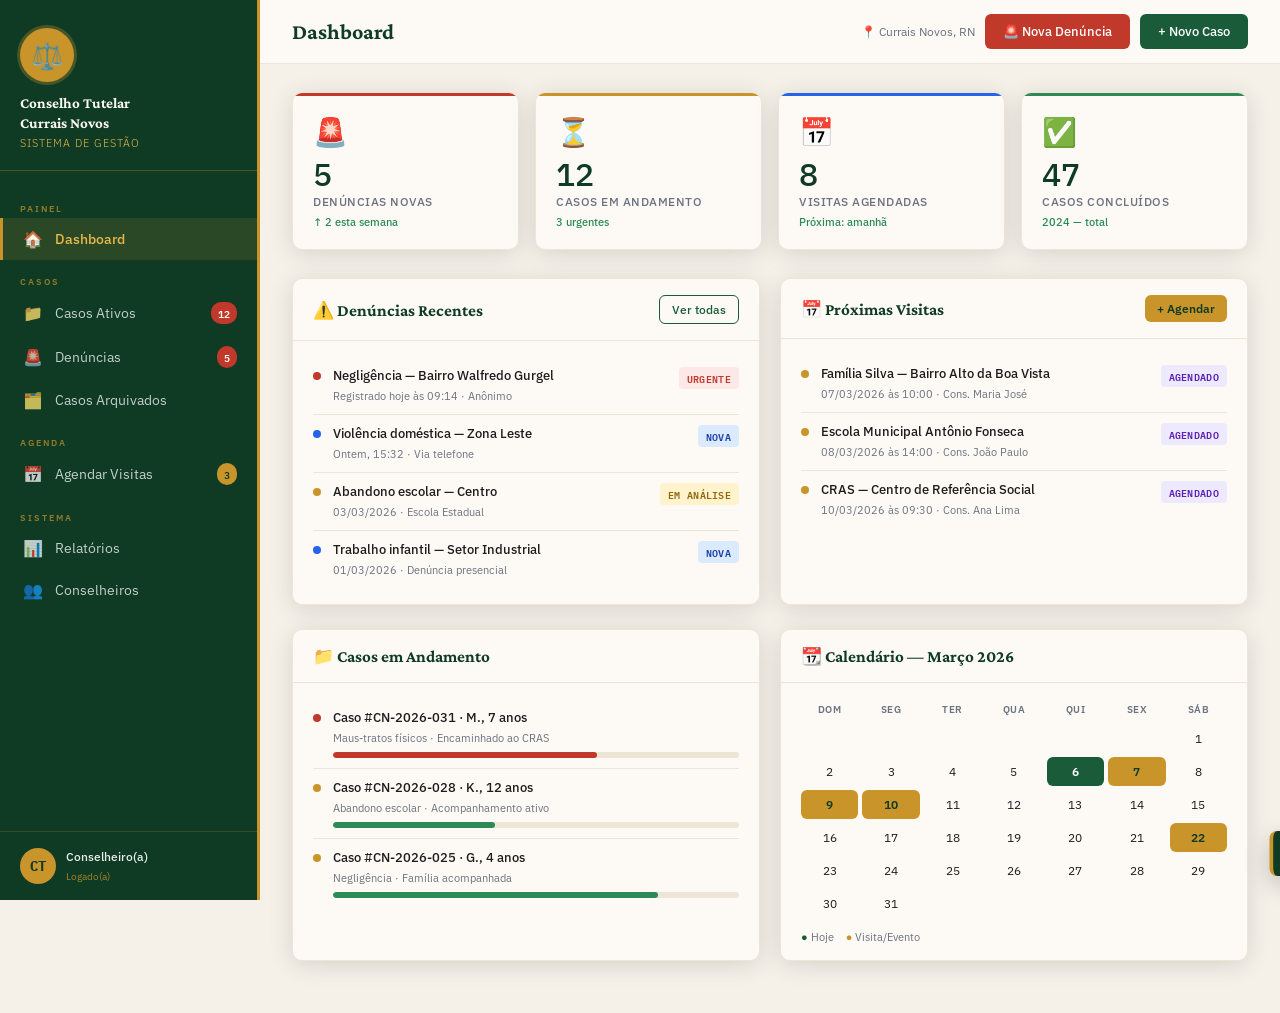
<file: conselho-tutelar-currais-novos.html>
<!DOCTYPE html>
<html lang="pt-BR">
<head>
<meta charset="UTF-8">
<meta name="viewport" content="width=device-width, initial-scale=1.0">
<title>Conselho Tutelar — Currais Novos / RN</title>
<link href="https://fonts.googleapis.com/css2?family=Crimson+Pro:wght@400;600;700&family=IBM+Plex+Sans:wght@300;400;500;600&family=IBM+Plex+Mono:wght@400;500&display=swap" rel="stylesheet">
<style>
  :root {
    --verde: #1a5c3a;
    --verde-escuro: #0f3b25;
    --verde-claro: #2d8a57;
    --dourado: #c9952a;
    --dourado-claro: #e8b84b;
    --creme: #f5f0e8;
    --creme-escuro: #ede5d5;
    --branco: #fdfaf5;
    --cinza: #6b7280;
    --cinza-claro: #e5e7eb;
    --texto: #1c1c1c;
    --vermelho: #c0392b;
    --azul: #2563eb;
    --sombra: 0 4px 24px rgba(0,0,0,0.12);
  }

  * { margin: 0; padding: 0; box-sizing: border-box; }

  body {
    font-family: 'IBM Plex Sans', sans-serif;
    background: var(--creme);
    color: var(--texto);
    min-height: 100vh;
    display: flex;
    flex-direction: column;
  }

  /* SIDEBAR */
  .sidebar {
    width: 260px;
    background: var(--verde-escuro);
    min-height: 100vh;
    position: fixed;
    left: 0; top: 0;
    display: flex;
    flex-direction: column;
    z-index: 100;
    border-right: 3px solid var(--dourado);
  }

  .sidebar-logo {
    padding: 28px 20px 20px;
    border-bottom: 1px solid rgba(201,149,42,0.3);
  }

  .brasao {
    width: 54px; height: 54px;
    background: var(--dourado);
    border-radius: 50%;
    display: flex; align-items: center; justify-content: center;
    font-size: 26px;
    margin-bottom: 12px;
    box-shadow: 0 0 0 3px rgba(201,149,42,0.3);
  }

  .sidebar-logo h1 {
    font-family: 'Crimson Pro', serif;
    color: var(--branco);
    font-size: 15px;
    font-weight: 700;
    line-height: 1.3;
  }

  .sidebar-logo p {
    color: var(--dourado-claro);
    font-size: 11px;
    font-weight: 300;
    letter-spacing: 1px;
    text-transform: uppercase;
    margin-top: 3px;
  }

  .sidebar-nav {
    padding: 16px 0;
    flex: 1;
  }

  .nav-section {
    padding: 8px 20px 4px;
    font-size: 9px;
    letter-spacing: 2px;
    text-transform: uppercase;
    color: rgba(201,149,42,0.7);
    font-weight: 600;
    margin-top: 8px;
  }

  .nav-item {
    display: flex;
    align-items: center;
    gap: 12px;
    padding: 11px 20px;
    color: rgba(255,255,255,0.75);
    cursor: pointer;
    transition: all 0.2s;
    font-size: 13.5px;
    font-weight: 400;
    border-left: 3px solid transparent;
  }

  .nav-item:hover {
    background: rgba(201,149,42,0.1);
    color: var(--dourado-claro);
    border-left-color: var(--dourado);
  }

  .nav-item.active {
    background: rgba(201,149,42,0.15);
    color: var(--dourado-claro);
    border-left-color: var(--dourado);
    font-weight: 500;
  }

  .nav-item .icon { font-size: 16px; width: 20px; text-align: center; }

  .badge {
    margin-left: auto;
    background: var(--vermelho);
    color: white;
    font-size: 10px;
    font-weight: 600;
    padding: 2px 7px;
    border-radius: 10px;
    font-family: 'IBM Plex Mono', monospace;
  }

  .badge.verde { background: var(--verde-claro); }
  .badge.dourado { background: var(--dourado); color: var(--verde-escuro); }

  .sidebar-footer {
    padding: 16px 20px;
    border-top: 1px solid rgba(201,149,42,0.2);
  }

  .user-card {
    display: flex; align-items: center; gap: 10px;
  }

  .avatar {
    width: 36px; height: 36px;
    background: var(--dourado);
    border-radius: 50%;
    display: flex; align-items: center; justify-content: center;
    font-size: 14px; font-weight: 700;
    color: var(--verde-escuro);
    font-family: 'IBM Plex Mono', monospace;
  }

  .user-info p { color: rgba(255,255,255,0.9); font-size: 12px; font-weight: 500; }
  .user-info span { color: rgba(201,149,42,0.8); font-size: 10px; }

  /* MAIN */
  .main {
    margin-left: 260px;
    flex: 1;
    display: flex;
    flex-direction: column;
  }

  .topbar {
    background: var(--branco);
    border-bottom: 1px solid var(--creme-escuro);
    padding: 14px 32px;
    display: flex;
    align-items: center;
    justify-content: space-between;
    position: sticky;
    top: 0;
    z-index: 50;
  }

  .topbar-title {
    font-family: 'Crimson Pro', serif;
    font-size: 22px;
    font-weight: 700;
    color: var(--verde-escuro);
  }

  .topbar-actions { display: flex; gap: 10px; align-items: center; }

  .btn {
    display: inline-flex;
    align-items: center;
    gap: 7px;
    padding: 9px 18px;
    border-radius: 6px;
    font-size: 13px;
    font-weight: 500;
    cursor: pointer;
    border: none;
    transition: all 0.2s;
    font-family: 'IBM Plex Sans', sans-serif;
    text-decoration: none;
  }

  .btn-primary {
    background: var(--verde);
    color: white;
  }
  .btn-primary:hover { background: var(--verde-claro); }

  .btn-danger {
    background: var(--vermelho);
    color: white;
  }
  .btn-danger:hover { background: #a93226; }

  .btn-outline {
    background: transparent;
    border: 1.5px solid var(--verde);
    color: var(--verde);
  }
  .btn-outline:hover { background: var(--verde); color: white; }

  .btn-dourado {
    background: var(--dourado);
    color: var(--verde-escuro);
    font-weight: 600;
  }
  .btn-dourado:hover { background: var(--dourado-claro); }

  .btn-sm { padding: 6px 12px; font-size: 12px; }

  /* CONTENT AREA */
  .content {
    padding: 28px 32px;
    flex: 1;
  }

  .page { display: none; animation: fadeIn 0.3s ease; }
  .page.active { display: block; }

  @keyframes fadeIn {
    from { opacity: 0; transform: translateY(6px); }
    to { opacity: 1; transform: translateY(0); }
  }

  /* DASHBOARD */
  .stats-grid {
    display: grid;
    grid-template-columns: repeat(4, 1fr);
    gap: 16px;
    margin-bottom: 28px;
  }

  .stat-card {
    background: var(--branco);
    border-radius: 10px;
    padding: 20px;
    border: 1px solid var(--creme-escuro);
    box-shadow: var(--sombra);
    position: relative;
    overflow: hidden;
  }

  .stat-card::before {
    content: '';
    position: absolute;
    top: 0; left: 0; right: 0;
    height: 3px;
  }

  .stat-card.vermelho::before { background: var(--vermelho); }
  .stat-card.verde::before { background: var(--verde-claro); }
  .stat-card.dourado::before { background: var(--dourado); }
  .stat-card.azul::before { background: var(--azul); }

  .stat-icon { font-size: 28px; margin-bottom: 8px; }
  .stat-value {
    font-family: 'IBM Plex Mono', monospace;
    font-size: 32px;
    font-weight: 500;
    color: var(--verde-escuro);
    line-height: 1;
  }
  .stat-label {
    font-size: 12px;
    color: var(--cinza);
    margin-top: 4px;
    font-weight: 500;
    text-transform: uppercase;
    letter-spacing: 0.5px;
  }
  .stat-sub {
    font-size: 11px;
    color: var(--verde-claro);
    margin-top: 6px;
    font-weight: 500;
  }

  .grid-2 {
    display: grid;
    grid-template-columns: 1fr 1fr;
    gap: 20px;
    margin-bottom: 24px;
  }

  .card {
    background: var(--branco);
    border-radius: 10px;
    border: 1px solid var(--creme-escuro);
    box-shadow: var(--sombra);
    overflow: hidden;
  }

  .card-header {
    padding: 16px 20px;
    border-bottom: 1px solid var(--creme-escuro);
    display: flex;
    align-items: center;
    justify-content: space-between;
  }

  .card-header h3 {
    font-family: 'Crimson Pro', serif;
    font-size: 17px;
    font-weight: 700;
    color: var(--verde-escuro);
  }

  .card-body { padding: 16px 20px; }

  .list-item {
    display: flex;
    align-items: flex-start;
    gap: 12px;
    padding: 10px 0;
    border-bottom: 1px solid var(--creme-escuro);
    cursor: pointer;
    transition: background 0.15s;
  }
  .list-item:last-child { border-bottom: none; }
  .list-item:hover { background: var(--creme); margin: 0 -20px; padding: 10px 20px; }

  .list-dot {
    width: 8px; height: 8px;
    border-radius: 50%;
    margin-top: 5px;
    flex-shrink: 0;
  }

  .list-dot.urgente { background: var(--vermelho); }
  .list-dot.andamento { background: var(--dourado); }
  .list-dot.concluido { background: var(--verde-claro); }
  .list-dot.novo { background: var(--azul); }

  .list-item-main { flex: 1; }
  .list-item-main p { font-size: 13px; font-weight: 500; color: var(--texto); }
  .list-item-main span { font-size: 11px; color: var(--cinza); }

  .tag {
    display: inline-flex;
    align-items: center;
    padding: 2px 8px;
    border-radius: 4px;
    font-size: 10px;
    font-weight: 600;
    letter-spacing: 0.3px;
    text-transform: uppercase;
    font-family: 'IBM Plex Mono', monospace;
  }

  .tag.urgente { background: #fde8e8; color: var(--vermelho); }
  .tag.andamento { background: #fef3cd; color: #92670d; }
  .tag.concluido { background: #d1fae5; color: #065f46; }
  .tag.novo { background: #dbeafe; color: #1e40af; }
  .tag.arquivado { background: #f3f4f6; color: #374151; }
  .tag.agendado { background: #ede9fe; color: #5b21b6; }

  /* TABELA */
  .table-container {
    background: var(--branco);
    border-radius: 10px;
    border: 1px solid var(--creme-escuro);
    box-shadow: var(--sombra);
    overflow: hidden;
    margin-bottom: 24px;
  }

  .table-header {
    padding: 16px 20px;
    border-bottom: 1px solid var(--creme-escuro);
    display: flex;
    align-items: center;
    justify-content: space-between;
    background: var(--branco);
  }

  .table-header h3 {
    font-family: 'Crimson Pro', serif;
    font-size: 18px;
    font-weight: 700;
    color: var(--verde-escuro);
  }

  .search-bar {
    display: flex;
    align-items: center;
    gap: 8px;
    background: var(--creme);
    border: 1px solid var(--creme-escuro);
    border-radius: 6px;
    padding: 7px 12px;
    font-size: 13px;
    color: var(--cinza);
  }

  .search-bar input {
    border: none;
    background: transparent;
    font-family: 'IBM Plex Sans', sans-serif;
    font-size: 13px;
    color: var(--texto);
    outline: none;
    width: 200px;
  }

  table { width: 100%; border-collapse: collapse; }

  thead tr {
    background: var(--creme);
    border-bottom: 2px solid var(--creme-escuro);
  }

  th {
    padding: 10px 16px;
    text-align: left;
    font-size: 10px;
    font-weight: 600;
    text-transform: uppercase;
    letter-spacing: 0.8px;
    color: var(--cinza);
    font-family: 'IBM Plex Mono', monospace;
  }

  td {
    padding: 12px 16px;
    font-size: 13px;
    border-bottom: 1px solid var(--creme-escuro);
    vertical-align: middle;
  }

  tr:last-child td { border-bottom: none; }
  tr:hover td { background: #fafaf8; }

  .id-code {
    font-family: 'IBM Plex Mono', monospace;
    font-size: 11px;
    color: var(--cinza);
    font-weight: 500;
  }

  .action-btns { display: flex; gap: 6px; }

  /* FORMULÁRIOS */
  .form-grid {
    display: grid;
    grid-template-columns: 1fr 1fr;
    gap: 16px;
  }

  .form-group {
    display: flex;
    flex-direction: column;
    gap: 6px;
  }

  .form-group.full { grid-column: 1 / -1; }

  label {
    font-size: 12px;
    font-weight: 600;
    color: var(--verde-escuro);
    text-transform: uppercase;
    letter-spacing: 0.5px;
  }

  input[type="text"],
  input[type="date"],
  input[type="time"],
  input[type="tel"],
  input[type="email"],
  select,
  textarea {
    padding: 10px 14px;
    border: 1.5px solid var(--creme-escuro);
    border-radius: 7px;
    font-family: 'IBM Plex Sans', sans-serif;
    font-size: 13px;
    color: var(--texto);
    background: var(--branco);
    transition: border-color 0.2s;
    outline: none;
  }

  input:focus, select:focus, textarea:focus {
    border-color: var(--verde-claro);
    box-shadow: 0 0 0 3px rgba(45,138,87,0.1);
  }

  textarea { resize: vertical; min-height: 90px; }

  .form-actions {
    display: flex;
    gap: 10px;
    justify-content: flex-end;
    margin-top: 20px;
    padding-top: 16px;
    border-top: 1px solid var(--creme-escuro);
  }

  /* MODAL */
  .modal-overlay {
    position: fixed;
    inset: 0;
    background: rgba(0,0,0,0.55);
    z-index: 500;
    display: none;
    align-items: center;
    justify-content: center;
    backdrop-filter: blur(3px);
  }

  .modal-overlay.open { display: flex; }

  .modal {
    background: var(--branco);
    border-radius: 12px;
    padding: 28px;
    width: 640px;
    max-width: 95vw;
    max-height: 88vh;
    overflow-y: auto;
    box-shadow: 0 20px 60px rgba(0,0,0,0.25);
    border-top: 4px solid var(--verde);
    animation: slideUp 0.25s ease;
  }

  @keyframes slideUp {
    from { transform: translateY(20px); opacity: 0; }
    to { transform: translateY(0); opacity: 1; }
  }

  .modal-header {
    display: flex;
    align-items: center;
    justify-content: space-between;
    margin-bottom: 20px;
  }

  .modal-header h2 {
    font-family: 'Crimson Pro', serif;
    font-size: 22px;
    font-weight: 700;
    color: var(--verde-escuro);
  }

  .close-btn {
    background: var(--creme);
    border: none;
    cursor: pointer;
    width: 32px; height: 32px;
    border-radius: 6px;
    font-size: 18px;
    display: flex; align-items: center; justify-content: center;
    color: var(--cinza);
    transition: all 0.2s;
  }

  .close-btn:hover { background: var(--creme-escuro); color: var(--texto); }

  /* ALERTA */
  .alert {
    border-radius: 8px;
    padding: 12px 16px;
    font-size: 13px;
    display: flex;
    align-items: flex-start;
    gap: 10px;
    margin-bottom: 16px;
  }

  .alert.vermelho { background: #fde8e8; color: #c0392b; border-left: 3px solid #c0392b; }
  .alert.verde { background: #d1fae5; color: #065f46; border-left: 3px solid #059669; }
  .alert.dourado { background: #fef3cd; color: #92670d; border-left: 3px solid #d97706; }

  /* TIMELINE */
  .timeline { padding: 0; list-style: none; }
  .timeline li {
    display: flex;
    gap: 14px;
    padding-bottom: 18px;
    position: relative;
  }

  .timeline li:not(:last-child)::after {
    content: '';
    position: absolute;
    left: 11px; top: 26px;
    bottom: 0;
    width: 2px;
    background: var(--creme-escuro);
  }

  .timeline-dot {
    width: 24px; height: 24px;
    border-radius: 50%;
    background: var(--verde);
    flex-shrink: 0;
    display: flex; align-items: center; justify-content: center;
    font-size: 11px;
    color: white;
    z-index: 1;
  }

  .timeline-content p { font-size: 13px; font-weight: 500; }
  .timeline-content span { font-size: 11px; color: var(--cinza); }

  /* CALENDAR */
  .calendar-grid {
    display: grid;
    grid-template-columns: repeat(7, 1fr);
    gap: 4px;
    text-align: center;
  }

  .cal-header {
    font-size: 10px;
    font-weight: 600;
    color: var(--cinza);
    text-transform: uppercase;
    letter-spacing: 0.5px;
    padding: 4px;
  }

  .cal-day {
    padding: 7px 4px;
    border-radius: 6px;
    font-size: 12px;
    cursor: pointer;
    transition: all 0.15s;
    color: var(--texto);
  }

  .cal-day:hover { background: var(--creme-escuro); }
  .cal-day.today { background: var(--verde); color: white; font-weight: 600; }
  .cal-day.has-event { background: var(--dourado); color: var(--verde-escuro); font-weight: 600; }
  .cal-day.empty { color: var(--cinza-claro); cursor: default; }

  /* PROGRESS */
  .progress-bar {
    height: 6px;
    background: var(--creme-escuro);
    border-radius: 3px;
    overflow: hidden;
    margin-top: 6px;
  }

  .progress-fill {
    height: 100%;
    border-radius: 3px;
    background: var(--verde-claro);
    transition: width 0.5s ease;
  }

  /* FILTROS */
  .filter-tabs {
    display: flex;
    gap: 4px;
    background: var(--creme);
    padding: 4px;
    border-radius: 8px;
    width: fit-content;
    margin-bottom: 20px;
  }

  .filter-tab {
    padding: 7px 16px;
    border-radius: 6px;
    font-size: 12px;
    font-weight: 500;
    cursor: pointer;
    border: none;
    background: transparent;
    color: var(--cinza);
    transition: all 0.2s;
    font-family: 'IBM Plex Sans', sans-serif;
  }

  .filter-tab.active {
    background: var(--branco);
    color: var(--verde-escuro);
    font-weight: 600;
    box-shadow: 0 1px 4px rgba(0,0,0,0.1);
  }

  /* NOTIFICAÇÃO */
  .toast {
    position: fixed;
    bottom: 24px;
    right: 24px;
    background: var(--verde-escuro);
    color: white;
    padding: 14px 20px;
    border-radius: 8px;
    font-size: 13px;
    font-weight: 500;
    z-index: 1000;
    display: flex;
    align-items: center;
    gap: 10px;
    box-shadow: 0 8px 24px rgba(0,0,0,0.2);
    transform: translateX(120%);
    transition: transform 0.35s cubic-bezier(0.34,1.56,0.64,1);
    border-left: 4px solid var(--dourado);
  }

  .toast.show { transform: translateX(0); }

  @media (max-width: 900px) {
    .stats-grid { grid-template-columns: 1fr 1fr; }
    .grid-2 { grid-template-columns: 1fr; }
    .form-grid { grid-template-columns: 1fr; }
    .form-group.full { grid-column: auto; }
  }

  .section-title {
    font-family: 'Crimson Pro', serif;
    font-size: 20px;
    font-weight: 700;
    color: var(--verde-escuro);
    margin-bottom: 18px;
    display: flex;
    align-items: center;
    gap: 10px;
  }

  .section-title::after {
    content: '';
    flex: 1;
    height: 1px;
    background: var(--creme-escuro);
  }

  .priority-indicator {
    display: inline-block;
    width: 10px; height: 10px;
    border-radius: 50%;
    margin-right: 4px;
  }
</style>
</head>
<body>

<!-- SIDEBAR -->
<nav class="sidebar">
  <div class="sidebar-logo">
    <div class="brasao">⚖️</div>
    <h1>Conselho Tutelar<br>Currais Novos</h1>
    <p>Sistema de Gestão</p>
  </div>

  <div class="sidebar-nav">
    <div class="nav-section">Painel</div>
    <div class="nav-item active" onclick="navigate('dashboard', this)">
      <span class="icon">🏠</span> Dashboard
    </div>

    <div class="nav-section">Casos</div>
    <div class="nav-item" onclick="navigate('casos', this)">
      <span class="icon">📁</span> Casos Ativos
      <span class="badge">12</span>
    </div>
    <div class="nav-item" onclick="navigate('denuncias', this)">
      <span class="icon">🚨</span> Denúncias
      <span class="badge">5</span>
    </div>
    <div class="nav-item" onclick="navigate('arquivados', this)">
      <span class="icon">🗂️</span> Casos Arquivados
    </div>

    <div class="nav-section">Agenda</div>
    <div class="nav-item" onclick="navigate('visitas', this)">
      <span class="icon">📅</span> Agendar Visitas
      <span class="badge dourado">3</span>
    </div>

    <div class="nav-section">Sistema</div>
    <div class="nav-item" onclick="navigate('relatorios', this)">
      <span class="icon">📊</span> Relatórios
    </div>
    <div class="nav-item" onclick="navigate('conselheiros', this)">
      <span class="icon">👥</span> Conselheiros
    </div>
  </div>

  <div class="sidebar-footer">
    <div class="user-card">
      <div class="avatar">CT</div>
      <div class="user-info">
        <p>Conselheiro(a)</p>
        <span>Logado(a)</span>
      </div>
    </div>
  </div>
</nav>

<!-- MAIN -->
<div class="main">
  <div class="topbar">
    <div class="topbar-title" id="page-title">Dashboard</div>
    <div class="topbar-actions">
      <div style="font-size:12px; color:var(--cinza);">📍 Currais Novos, RN</div>
      <button class="btn btn-danger" onclick="openModal('modal-denuncia')">🚨 Nova Denúncia</button>
      <button class="btn btn-primary" onclick="openModal('modal-caso')">+ Novo Caso</button>
    </div>
  </div>

  <div class="content">

    <!-- DASHBOARD -->
    <div class="page active" id="page-dashboard">
      <div class="stats-grid">
        <div class="stat-card vermelho">
          <div class="stat-icon">🚨</div>
          <div class="stat-value">5</div>
          <div class="stat-label">Denúncias Novas</div>
          <div class="stat-sub">↑ 2 esta semana</div>
        </div>
        <div class="stat-card dourado">
          <div class="stat-icon">⏳</div>
          <div class="stat-value">12</div>
          <div class="stat-label">Casos em Andamento</div>
          <div class="stat-sub">3 urgentes</div>
        </div>
        <div class="stat-card azul">
          <div class="stat-icon">📅</div>
          <div class="stat-value">8</div>
          <div class="stat-label">Visitas Agendadas</div>
          <div class="stat-sub">Próxima: amanhã</div>
        </div>
        <div class="stat-card verde">
          <div class="stat-icon">✅</div>
          <div class="stat-value">47</div>
          <div class="stat-label">Casos Concluídos</div>
          <div class="stat-sub">2024 — total</div>
        </div>
      </div>

      <div class="grid-2">
        <div class="card">
          <div class="card-header">
            <h3>⚠️ Denúncias Recentes</h3>
            <button class="btn btn-sm btn-outline" onclick="navigate('denuncias', null)">Ver todas</button>
          </div>
          <div class="card-body">
            <div class="list-item">
              <div class="list-dot urgente"></div>
              <div class="list-item-main">
                <p>Negligência — Bairro Walfredo Gurgel</p>
                <span>Registrado hoje às 09:14 · Anônimo</span>
              </div>
              <span class="tag urgente">Urgente</span>
            </div>
            <div class="list-item">
              <div class="list-dot novo"></div>
              <div class="list-item-main">
                <p>Violência doméstica — Zona Leste</p>
                <span>Ontem, 15:32 · Via telefone</span>
              </div>
              <span class="tag novo">Nova</span>
            </div>
            <div class="list-item">
              <div class="list-dot andamento"></div>
              <div class="list-item-main">
                <p>Abandono escolar — Centro</p>
                <span>03/03/2026 · Escola Estadual</span>
              </div>
              <span class="tag andamento">Em análise</span>
            </div>
            <div class="list-item">
              <div class="list-dot novo"></div>
              <div class="list-item-main">
                <p>Trabalho infantil — Setor Industrial</p>
                <span>01/03/2026 · Denúncia presencial</span>
              </div>
              <span class="tag novo">Nova</span>
            </div>
          </div>
        </div>

        <div class="card">
          <div class="card-header">
            <h3>📅 Próximas Visitas</h3>
            <button class="btn btn-sm btn-dourado" onclick="openModal('modal-visita')">+ Agendar</button>
          </div>
          <div class="card-body">
            <div class="list-item">
              <div class="list-dot andamento"></div>
              <div class="list-item-main">
                <p>Família Silva — Bairro Alto da Boa Vista</p>
                <span>07/03/2026 às 10:00 · Cons. Maria José</span>
              </div>
              <span class="tag agendado">Agendado</span>
            </div>
            <div class="list-item">
              <div class="list-dot andamento"></div>
              <div class="list-item-main">
                <p>Escola Municipal Antônio Fonseca</p>
                <span>08/03/2026 às 14:00 · Cons. João Paulo</span>
              </div>
              <span class="tag agendado">Agendado</span>
            </div>
            <div class="list-item">
              <div class="list-dot andamento"></div>
              <div class="list-item-main">
                <p>CRAS — Centro de Referência Social</p>
                <span>10/03/2026 às 09:30 · Cons. Ana Lima</span>
              </div>
              <span class="tag agendado">Agendado</span>
            </div>
          </div>
        </div>
      </div>

      <div class="grid-2">
        <div class="card">
          <div class="card-header">
            <h3>📁 Casos em Andamento</h3>
          </div>
          <div class="card-body">
            <div class="list-item">
              <div class="list-dot urgente"></div>
              <div class="list-item-main">
                <p>Caso #CN-2026-031 · M., 7 anos</p>
                <span>Maus-tratos físicos · Encaminhado ao CRAS</span>
                <div class="progress-bar"><div class="progress-fill" style="width:65%; background:var(--vermelho);"></div></div>
              </div>
            </div>
            <div class="list-item">
              <div class="list-dot andamento"></div>
              <div class="list-item-main">
                <p>Caso #CN-2026-028 · K., 12 anos</p>
                <span>Abandono escolar · Acompanhamento ativo</span>
                <div class="progress-bar"><div class="progress-fill" style="width:40%;"></div></div>
              </div>
            </div>
            <div class="list-item">
              <div class="list-dot andamento"></div>
              <div class="list-item-main">
                <p>Caso #CN-2026-025 · G., 4 anos</p>
                <span>Negligência · Família acompanhada</span>
                <div class="progress-bar"><div class="progress-fill" style="width:80%;"></div></div>
              </div>
            </div>
          </div>
        </div>

        <div class="card">
          <div class="card-header">
            <h3>📆 Calendário — Março 2026</h3>
          </div>
          <div class="card-body">
            <div class="calendar-grid">
              <div class="cal-header">Dom</div>
              <div class="cal-header">Seg</div>
              <div class="cal-header">Ter</div>
              <div class="cal-header">Qua</div>
              <div class="cal-header">Qui</div>
              <div class="cal-header">Sex</div>
              <div class="cal-header">Sáb</div>
              <div class="cal-day empty"></div>
              <div class="cal-day empty"></div>
              <div class="cal-day empty"></div>
              <div class="cal-day empty"></div>
              <div class="cal-day empty"></div>
              <div class="cal-day empty"></div>
              <div class="cal-day">1</div>
              <div class="cal-day">2</div>
              <div class="cal-day">3</div>
              <div class="cal-day">4</div>
              <div class="cal-day">5</div>
              <div class="cal-day today">6</div>
              <div class="cal-day has-event">7</div>
              <div class="cal-day">8</div>
              <div class="cal-day has-event">9</div>
              <div class="cal-day has-event">10</div>
              <div class="cal-day">11</div>
              <div class="cal-day">12</div>
              <div class="cal-day">13</div>
              <div class="cal-day">14</div>
              <div class="cal-day">15</div>
              <div class="cal-day">16</div>
              <div class="cal-day">17</div>
              <div class="cal-day">18</div>
              <div class="cal-day">19</div>
              <div class="cal-day">20</div>
              <div class="cal-day">21</div>
              <div class="cal-day has-event">22</div>
              <div class="cal-day">23</div>
              <div class="cal-day">24</div>
              <div class="cal-day">25</div>
              <div class="cal-day">26</div>
              <div class="cal-day">27</div>
              <div class="cal-day">28</div>
              <div class="cal-day">29</div>
              <div class="cal-day">30</div>
              <div class="cal-day">31</div>
            </div>
            <div style="margin-top:12px; display:flex; gap:12px; font-size:11px; color:var(--cinza);">
              <span><span style="color:var(--verde); font-weight:700;">●</span> Hoje</span>
              <span><span style="color:var(--dourado); font-weight:700;">●</span> Visita/Evento</span>
            </div>
          </div>
        </div>
      </div>
    </div>

    <!-- CASOS -->
    <div class="page" id="page-casos">
      <div class="filter-tabs">
        <button class="filter-tab active" onclick="filterTab(this)">Todos</button>
        <button class="filter-tab" onclick="filterTab(this)">Urgentes</button>
        <button class="filter-tab" onclick="filterTab(this)">Em Andamento</button>
        <button class="filter-tab" onclick="filterTab(this)">Concluídos</button>
      </div>

      <div class="table-container">
        <div class="table-header">
          <h3>📁 Casos Registrados</h3>
          <div style="display:flex; gap:10px; align-items:center;">
            <div class="search-bar">
              <span>🔍</span>
              <input type="text" placeholder="Buscar caso, criança, endereço...">
            </div>
            <button class="btn btn-primary" onclick="openModal('modal-caso')">+ Novo Caso</button>
          </div>
        </div>
        <table>
          <thead>
            <tr>
              <th>Nº do Caso</th>
              <th>Criança / Adolescente</th>
              <th>Tipo</th>
              <th>Bairro</th>
              <th>Responsável</th>
              <th>Data</th>
              <th>Status</th>
              <th>Ações</th>
            </tr>
          </thead>
          <tbody>
            <tr>
              <td><span class="id-code">#CN-2026-031</span></td>
              <td><strong>M. A. S.</strong>, 7 anos</td>
              <td>Maus-tratos físicos</td>
              <td>Walfredo Gurgel</td>
              <td>Cons. Maria José</td>
              <td>01/03/2026</td>
              <td><span class="tag urgente">Urgente</span></td>
              <td><div class="action-btns">
                <button class="btn btn-sm btn-outline" onclick="verDetalhes()">Ver</button>
                <button class="btn btn-sm btn-primary" onclick="showToast('Caso editado!')">Editar</button>
                <button class="btn btn-sm" style="background:#f3f4f6;color:#374151;" onclick="archivarCaso(this)">Arquivar</button>
              </div></td>
            </tr>
            <tr>
              <td><span class="id-code">#CN-2026-028</span></td>
              <td><strong>K. F. O.</strong>, 12 anos</td>
              <td>Abandono escolar</td>
              <td>Centro</td>
              <td>Cons. João Paulo</td>
              <td>25/02/2026</td>
              <td><span class="tag andamento">Andamento</span></td>
              <td><div class="action-btns">
                <button class="btn btn-sm btn-outline" onclick="verDetalhes()">Ver</button>
                <button class="btn btn-sm btn-primary" onclick="showToast('Caso editado!')">Editar</button>
                <button class="btn btn-sm" style="background:#f3f4f6;color:#374151;" onclick="archivarCaso(this)">Arquivar</button>
              </div></td>
            </tr>
            <tr>
              <td><span class="id-code">#CN-2026-025</span></td>
              <td><strong>G. P. L.</strong>, 4 anos</td>
              <td>Negligência</td>
              <td>Bairro Novo</td>
              <td>Cons. Ana Lima</td>
              <td>20/02/2026</td>
              <td><span class="tag andamento">Andamento</span></td>
              <td><div class="action-btns">
                <button class="btn btn-sm btn-outline" onclick="verDetalhes()">Ver</button>
                <button class="btn btn-sm btn-primary" onclick="showToast('Caso editado!')">Editar</button>
                <button class="btn btn-sm" style="background:#f3f4f6;color:#374151;" onclick="archivarCaso(this)">Arquivar</button>
              </div></td>
            </tr>
            <tr>
              <td><span class="id-code">#CN-2026-020</span></td>
              <td><strong>T. B. A.</strong>, 15 anos</td>
              <td>Trabalho infantil</td>
              <td>Setor Industrial</td>
              <td>Cons. Pedro Ivo</td>
              <td>14/02/2026</td>
              <td><span class="tag concluido">Concluído</span></td>
              <td><div class="action-btns">
                <button class="btn btn-sm btn-outline" onclick="verDetalhes()">Ver</button>
                <button class="btn btn-sm" style="background:#f3f4f6;color:#374151;" onclick="archivarCaso(this)">Arquivar</button>
              </div></td>
            </tr>
            <tr>
              <td><span class="id-code">#CN-2026-018</span></td>
              <td><strong>L. M. C.</strong>, 9 anos</td>
              <td>Violência doméstica</td>
              <td>Alto da Boa Vista</td>
              <td>Cons. Maria José</td>
              <td>10/02/2026</td>
              <td><span class="tag urgente">Urgente</span></td>
              <td><div class="action-btns">
                <button class="btn btn-sm btn-outline" onclick="verDetalhes()">Ver</button>
                <button class="btn btn-sm btn-primary" onclick="showToast('Caso editado!')">Editar</button>
                <button class="btn btn-sm" style="background:#f3f4f6;color:#374151;" onclick="archivarCaso(this)">Arquivar</button>
              </div></td>
            </tr>
          </tbody>
        </table>
      </div>
    </div>

    <!-- DENÚNCIAS -->
    <div class="page" id="page-denuncias">
      <div class="alert vermelho">
        <span>🚨</span>
        <span><strong>5 denúncias aguardam análise.</strong> Verifique as novas ocorrências e registre um caso se necessário.</span>
      </div>

      <div class="table-container">
        <div class="table-header">
          <h3>🚨 Denúncias Recebidas</h3>
          <button class="btn btn-danger" onclick="openModal('modal-denuncia')">+ Registrar Denúncia</button>
        </div>
        <table>
          <thead>
            <tr>
              <th>Protocolo</th>
              <th>Tipo</th>
              <th>Localização</th>
              <th>Canal</th>
              <th>Data/Hora</th>
              <th>Status</th>
              <th>Ações</th>
            </tr>
          </thead>
          <tbody>
            <tr>
              <td><span class="id-code">DEN-0084</span></td>
              <td>Negligência</td>
              <td>Bairro Walfredo Gurgel</td>
              <td>📞 Telefone</td>
              <td>06/03/2026 09:14</td>
              <td><span class="tag urgente">Urgente</span></td>
              <td><div class="action-btns">
                <button class="btn btn-sm btn-primary" onclick="showToast('Caso criado a partir da denúncia!')">→ Criar Caso</button>
                <button class="btn btn-sm btn-outline" onclick="showToast('Denúncia arquivada')">Arquivar</button>
              </div></td>
            </tr>
            <tr>
              <td><span class="id-code">DEN-0083</span></td>
              <td>Violência doméstica</td>
              <td>Zona Leste</td>
              <td>👤 Presencial</td>
              <td>05/03/2026 15:32</td>
              <td><span class="tag novo">Nova</span></td>
              <td><div class="action-btns">
                <button class="btn btn-sm btn-primary" onclick="showToast('Caso criado a partir da denúncia!')">→ Criar Caso</button>
                <button class="btn btn-sm btn-outline" onclick="showToast('Denúncia arquivada')">Arquivar</button>
              </div></td>
            </tr>
            <tr>
              <td><span class="id-code">DEN-0082</span></td>
              <td>Abandono escolar</td>
              <td>Centro</td>
              <td>🏫 Escola</td>
              <td>03/03/2026 10:00</td>
              <td><span class="tag andamento">Em análise</span></td>
              <td><div class="action-btns">
                <button class="btn btn-sm btn-primary" onclick="showToast('Caso criado a partir da denúncia!')">→ Criar Caso</button>
                <button class="btn btn-sm btn-outline" onclick="showToast('Denúncia arquivada')">Arquivar</button>
              </div></td>
            </tr>
            <tr>
              <td><span class="id-code">DEN-0081</span></td>
              <td>Trabalho infantil</td>
              <td>Setor Industrial</td>
              <td>📞 Disque 100</td>
              <td>01/03/2026 08:45</td>
              <td><span class="tag novo">Nova</span></td>
              <td><div class="action-btns">
                <button class="btn btn-sm btn-primary" onclick="showToast('Caso criado a partir da denúncia!')">→ Criar Caso</button>
                <button class="btn btn-sm btn-outline" onclick="showToast('Denúncia arquivada')">Arquivar</button>
              </div></td>
            </tr>
            <tr>
              <td><span class="id-code">DEN-0080</span></td>
              <td>Abuso sexual</td>
              <td>Zona Norte</td>
              <td>📱 App</td>
              <td>28/02/2026 19:20</td>
              <td><span class="tag urgente">Urgente</span></td>
              <td><div class="action-btns">
                <button class="btn btn-sm btn-primary" onclick="showToast('Caso criado a partir da denúncia!')">→ Criar Caso</button>
                <button class="btn btn-sm btn-outline" onclick="showToast('Denúncia arquivada')">Arquivar</button>
              </div></td>
            </tr>
          </tbody>
        </table>
      </div>
    </div>

    <!-- ARQUIVADOS -->
    <div class="page" id="page-arquivados">
      <div class="alert verde">
        <span>🗂️</span>
        <span>Casos arquivados são mantidos por 5 anos conforme legislação. Você pode restaurar qualquer caso quando necessário.</span>
      </div>

      <div class="table-container">
        <div class="table-header">
          <h3>🗂️ Casos Arquivados</h3>
          <div class="search-bar">
            <span>🔍</span>
            <input type="text" placeholder="Buscar no arquivo...">
          </div>
        </div>
        <table>
          <thead>
            <tr>
              <th>Nº do Caso</th>
              <th>Criança/Adolescente</th>
              <th>Tipo</th>
              <th>Responsável</th>
              <th>Arquivado em</th>
              <th>Resultado</th>
              <th>Ações</th>
            </tr>
          </thead>
          <tbody>
            <tr>
              <td><span class="id-code">#CN-2025-098</span></td>
              <td><strong>R. L. S.</strong>, 11 anos</td>
              <td>Abandono escolar</td>
              <td>Cons. Ana Lima</td>
              <td>15/12/2025</td>
              <td><span class="tag concluido">Resolvido</span></td>
              <td><div class="action-btns">
                <button class="btn btn-sm btn-outline" onclick="showToast('Caso restaurado!')">Restaurar</button>
                <button class="btn btn-sm btn-outline" onclick="verDetalhes()">Ver</button>
              </div></td>
            </tr>
            <tr>
              <td><span class="id-code">#CN-2025-091</span></td>
              <td><strong>P. M. F.</strong>, 8 anos</td>
              <td>Negligência</td>
              <td>Cons. João Paulo</td>
              <td>02/12/2025</td>
              <td><span class="tag concluido">Resolvido</span></td>
              <td><div class="action-btns">
                <button class="btn btn-sm btn-outline" onclick="showToast('Caso restaurado!')">Restaurar</button>
                <button class="btn btn-sm btn-outline" onclick="verDetalhes()">Ver</button>
              </div></td>
            </tr>
            <tr>
              <td><span class="id-code">#CN-2025-076</span></td>
              <td><strong>V. A. P.</strong>, 14 anos</td>
              <td>Trabalho infantil</td>
              <td>Cons. Pedro Ivo</td>
              <td>18/10/2025</td>
              <td><span class="tag arquivado">Encerrado</span></td>
              <td><div class="action-btns">
                <button class="btn btn-sm btn-outline" onclick="showToast('Caso restaurado!')">Restaurar</button>
                <button class="btn btn-sm btn-outline" onclick="verDetalhes()">Ver</button>
              </div></td>
            </tr>
          </tbody>
        </table>
      </div>
    </div>

    <!-- VISITAS -->
    <div class="page" id="page-visitas">
      <div class="grid-2">
        <div class="card">
          <div class="card-header">
            <h3>📅 Visitas Agendadas</h3>
            <button class="btn btn-sm btn-dourado" onclick="openModal('modal-visita')">+ Agendar</button>
          </div>
          <div class="card-body">
            <div class="list-item">
              <div class="list-dot andamento"></div>
              <div class="list-item-main">
                <p><strong>Família Silva</strong></p>
                <span>📍 Rua das Flores, 142 — Bairro Alto da Boa Vista</span><br>
                <span>📅 07/03/2026 às 10:00 &nbsp;|&nbsp; 👤 Cons. Maria José</span>
              </div>
              <div style="display:flex;flex-direction:column;gap:4px;align-items:flex-end;">
                <span class="tag agendado">Agendado</span>
                <button class="btn btn-sm btn-primary" style="margin-top:4px;" onclick="showToast('Visita marcada como realizada!')">Concluir</button>
              </div>
            </div>
            <div class="list-item">
              <div class="list-dot andamento"></div>
              <div class="list-item-main">
                <p><strong>Escola Municipal Antônio Fonseca</strong></p>
                <span>📍 Rua Principal, s/n — Centro</span><br>
                <span>📅 08/03/2026 às 14:00 &nbsp;|&nbsp; 👤 Cons. João Paulo</span>
              </div>
              <div style="display:flex;flex-direction:column;gap:4px;align-items:flex-end;">
                <span class="tag agendado">Agendado</span>
                <button class="btn btn-sm btn-primary" style="margin-top:4px;" onclick="showToast('Visita marcada como realizada!')">Concluir</button>
              </div>
            </div>
            <div class="list-item">
              <div class="list-dot andamento"></div>
              <div class="list-item-main">
                <p><strong>CRAS — Centro de Referência Social</strong></p>
                <span>📍 Av. Getúlio Vargas, 300 — Centro</span><br>
                <span>📅 10/03/2026 às 09:30 &nbsp;|&nbsp; 👤 Cons. Ana Lima</span>
              </div>
              <div style="display:flex;flex-direction:column;gap:4px;align-items:flex-end;">
                <span class="tag agendado">Agendado</span>
                <button class="btn btn-sm btn-primary" style="margin-top:4px;" onclick="showToast('Visita marcada como realizada!')">Concluir</button>
              </div>
            </div>
          </div>
        </div>

        <div class="card">
          <div class="card-header">
            <h3>✅ Visitas Realizadas</h3>
          </div>
          <div class="card-body">
            <ul class="timeline">
              <li>
                <div class="timeline-dot">✓</div>
                <div class="timeline-content">
                  <p>Família Oliveira — Bairro Novo</p>
                  <span>04/03/2026 · Cons. Pedro Ivo · Duração: 1h20</span>
                </div>
              </li>
              <li>
                <div class="timeline-dot">✓</div>
                <div class="timeline-content">
                  <p>UBS — Unidade de Saúde Centro</p>
                  <span>01/03/2026 · Cons. Maria José · Duração: 45min</span>
                </div>
              </li>
              <li>
                <div class="timeline-dot">✓</div>
                <div class="timeline-content">
                  <p>Família Santos — Zona Norte</p>
                  <span>27/02/2026 · Cons. Ana Lima · Duração: 2h</span>
                </div>
              </li>
              <li>
                <div class="timeline-dot">✓</div>
                <div class="timeline-content">
                  <p>Casa Acolhimento Municipal</p>
                  <span>25/02/2026 · Cons. João Paulo · Duração: 1h</span>
                </div>
              </li>
            </ul>
          </div>
        </div>
      </div>
    </div>

    <!-- RELATÓRIOS -->
    <div class="page" id="page-relatorios">
      <div class="stats-grid">
        <div class="stat-card verde">
          <div class="stat-icon">📅</div>
          <div class="stat-value">18</div>
          <div class="stat-label">Casos — Março 2026</div>
        </div>
        <div class="stat-card dourado">
          <div class="stat-icon">📊</div>
          <div class="stat-value">67</div>
          <div class="stat-label">Total Anual 2026</div>
        </div>
        <div class="stat-card azul">
          <div class="stat-icon">⏱️</div>
          <div class="stat-value">4.2</div>
          <div class="stat-label">Dias médios p/ atendimento</div>
        </div>
        <div class="stat-card vermelho">
          <div class="stat-icon">⚠️</div>
          <div class="stat-value">78%</div>
          <div class="stat-label">Taxa resolução 2025</div>
        </div>
      </div>

      <div class="grid-2">
        <div class="card">
          <div class="card-header"><h3>📊 Casos por Tipo (2026)</h3></div>
          <div class="card-body">
            <div style="display:flex;flex-direction:column;gap:12px;">
              <div>
                <div style="display:flex;justify-content:space-between;font-size:13px;margin-bottom:4px;">
                  <span>Negligência</span><span style="font-family:'IBM Plex Mono',monospace;font-weight:600;">22</span>
                </div>
                <div class="progress-bar"><div class="progress-fill" style="width:68%;"></div></div>
              </div>
              <div>
                <div style="display:flex;justify-content:space-between;font-size:13px;margin-bottom:4px;">
                  <span>Abandono Escolar</span><span style="font-family:'IBM Plex Mono',monospace;font-weight:600;">18</span>
                </div>
                <div class="progress-bar"><div class="progress-fill" style="width:55%; background:var(--dourado);"></div></div>
              </div>
              <div>
                <div style="display:flex;justify-content:space-between;font-size:13px;margin-bottom:4px;">
                  <span>Violência Doméstica</span><span style="font-family:'IBM Plex Mono',monospace;font-weight:600;">12</span>
                </div>
                <div class="progress-bar"><div class="progress-fill" style="width:37%; background:var(--vermelho);"></div></div>
              </div>
              <div>
                <div style="display:flex;justify-content:space-between;font-size:13px;margin-bottom:4px;">
                  <span>Trabalho Infantil</span><span style="font-family:'IBM Plex Mono',monospace;font-weight:600;">9</span>
                </div>
                <div class="progress-bar"><div class="progress-fill" style="width:28%; background:var(--azul);"></div></div>
              </div>
              <div>
                <div style="display:flex;justify-content:space-between;font-size:13px;margin-bottom:4px;">
                  <span>Outros</span><span style="font-family:'IBM Plex Mono',monospace;font-weight:600;">6</span>
                </div>
                <div class="progress-bar"><div class="progress-fill" style="width:18%; background:var(--cinza);"></div></div>
              </div>
            </div>
          </div>
        </div>

        <div class="card">
          <div class="card-header"><h3>👥 Casos por Conselheiro</h3></div>
          <div class="card-body">
            <div style="display:flex;flex-direction:column;gap:12px;">
              <div>
                <div style="display:flex;justify-content:space-between;font-size:13px;margin-bottom:4px;">
                  <span>Maria José da Silva</span><span style="font-family:'IBM Plex Mono',monospace;">18 casos</span>
                </div>
                <div class="progress-bar"><div class="progress-fill" style="width:75%;"></div></div>
              </div>
              <div>
                <div style="display:flex;justify-content:space-between;font-size:13px;margin-bottom:4px;">
                  <span>João Paulo Ferreira</span><span style="font-family:'IBM Plex Mono',monospace;">14 casos</span>
                </div>
                <div class="progress-bar"><div class="progress-fill" style="width:58%;"></div></div>
              </div>
              <div>
                <div style="display:flex;justify-content:space-between;font-size:13px;margin-bottom:4px;">
                  <span>Ana Lima Rodrigues</span><span style="font-family:'IBM Plex Mono',monospace;">13 casos</span>
                </div>
                <div class="progress-bar"><div class="progress-fill" style="width:54%; background:var(--dourado);"></div></div>
              </div>
              <div>
                <div style="display:flex;justify-content:space-between;font-size:13px;margin-bottom:4px;">
                  <span>Pedro Ivo Nascimento</span><span style="font-family:'IBM Plex Mono',monospace;">12 casos</span>
                </div>
                <div class="progress-bar"><div class="progress-fill" style="width:50%;"></div></div>
              </div>
              <div>
                <div style="display:flex;justify-content:space-between;font-size:13px;margin-bottom:4px;">
                  <span>Cláudia Bezerra</span><span style="font-family:'IBM Plex Mono',monospace;">10 casos</span>
                </div>
                <div class="progress-bar"><div class="progress-fill" style="width:41%; background:var(--azul);"></div></div>
              </div>
            </div>
          </div>
        </div>
      </div>

      <div style="display:flex; gap:12px; justify-content:flex-end; margin-top:8px;">
        <button class="btn btn-outline" onclick="showToast('Relatório exportado em PDF!')">📄 Exportar PDF</button>
        <button class="btn btn-outline" onclick="showToast('Relatório exportado em Excel!')">📊 Exportar Excel</button>
        <button class="btn btn-primary" onclick="showToast('Relatório enviado por e-mail!')">📧 Enviar por E-mail</button>
      </div>
    </div>

    <!-- CONSELHEIROS -->
    <div class="page" id="page-conselheiros">
      <div class="grid-2">
        <div class="card">
          <div class="card-header"><h3>👥 Equipe de Conselheiros</h3></div>
          <div class="card-body">
            <div style="display:flex;flex-direction:column;gap:12px;">
              <div style="display:flex;align-items:center;gap:12px;padding:8px 0;border-bottom:1px solid var(--creme-escuro);">
                <div class="avatar" style="background:var(--verde);">MJ</div>
                <div style="flex:1;">
                  <p style="font-size:14px;font-weight:600;">Maria José da Silva</p>
                  <span style="font-size:12px;color:var(--cinza);">📞 (84) 9 9999-0001 · Presidente</span>
                </div>
                <span class="tag concluido">Ativo</span>
              </div>
              <div style="display:flex;align-items:center;gap:12px;padding:8px 0;border-bottom:1px solid var(--creme-escuro);">
                <div class="avatar" style="background:var(--azul);">JP</div>
                <div style="flex:1;">
                  <p style="font-size:14px;font-weight:600;">João Paulo Ferreira</p>
                  <span style="font-size:12px;color:var(--cinza);">📞 (84) 9 9999-0002 · Vice-Presidente</span>
                </div>
                <span class="tag concluido">Ativo</span>
              </div>
              <div style="display:flex;align-items:center;gap:12px;padding:8px 0;border-bottom:1px solid var(--creme-escuro);">
                <div class="avatar" style="background:var(--vermelho);">AL</div>
                <div style="flex:1;">
                  <p style="font-size:14px;font-weight:600;">Ana Lima Rodrigues</p>
                  <span style="font-size:12px;color:var(--cinza);">📞 (84) 9 9999-0003 · Conselheira</span>
                </div>
                <span class="tag concluido">Ativo</span>
              </div>
              <div style="display:flex;align-items:center;gap:12px;padding:8px 0;border-bottom:1px solid var(--creme-escuro);">
                <div class="avatar" style="background:var(--dourado);color:var(--verde-escuro);">PI</div>
                <div style="flex:1;">
                  <p style="font-size:14px;font-weight:600;">Pedro Ivo Nascimento</p>
                  <span style="font-size:12px;color:var(--cinza);">📞 (84) 9 9999-0004 · Conselheiro</span>
                </div>
                <span class="tag concluido">Ativo</span>
              </div>
              <div style="display:flex;align-items:center;gap:12px;padding:8px 0;">
                <div class="avatar" style="background:#7c3aed;color:white;">CB</div>
                <div style="flex:1;">
                  <p style="font-size:14px;font-weight:600;">Cláudia Bezerra</p>
                  <span style="font-size:12px;color:var(--cinza);">📞 (84) 9 9999-0005 · Conselheira</span>
                </div>
                <span class="tag concluido">Ativo</span>
              </div>
            </div>
          </div>
        </div>

        <div class="card">
          <div class="card-header"><h3>📋 Contatos de Rede de Proteção</h3></div>
          <div class="card-body">
            <div style="display:flex;flex-direction:column;gap:10px;font-size:13px;">
              <div style="padding:10px;background:var(--creme);border-radius:8px;">
                <p style="font-weight:600;">🏥 UBS — Unidade Básica de Saúde Centro</p>
                <span style="color:var(--cinza);">(84) 3431-XXXX · Dra. Fernanda Souza</span>
              </div>
              <div style="padding:10px;background:var(--creme);border-radius:8px;">
                <p style="font-weight:600;">🏛️ CRAS — Centro de Referência Social</p>
                <span style="color:var(--cinza);">(84) 3431-XXXX · Assistente: Carlos</span>
              </div>
              <div style="padding:10px;background:var(--creme);border-radius:8px;">
                <p style="font-weight:600;">👮 Delegacia de Proteção à Criança e ao Adolescente</p>
                <span style="color:var(--cinza);">(84) 3431-XXXX · Del. Roberto Maia</span>
              </div>
              <div style="padding:10px;background:var(--creme);border-radius:8px;">
                <p style="font-weight:600;">⚖️ Vara da Infância e Juventude</p>
                <span style="color:var(--cinza);">(84) 3431-XXXX · Dr. Marcio Bezerra</span>
              </div>
              <div style="padding:10px;background:var(--creme);border-radius:8px;">
                <p style="font-weight:600;">📞 Disque 100 — Direitos Humanos</p>
                <span style="color:var(--cinza);">Ligação gratuita — 24 horas</span>
              </div>
            </div>
          </div>
        </div>
      </div>
    </div>

  </div>
</div>

<!-- MODAIS -->
<!-- Modal: Novo Caso -->
<div class="modal-overlay" id="modal-caso">
  <div class="modal">
    <div class="modal-header">
      <h2>📁 Registrar Novo Caso</h2>
      <button class="close-btn" onclick="closeModal('modal-caso')">✕</button>
    </div>
    <div class="form-grid">
      <div class="form-group">
        <label>Nome da Criança/Adolescente*</label>
        <input type="text" placeholder="Nome completo (iniciais no relatório)">
      </div>
      <div class="form-group">
        <label>Data de Nascimento*</label>
        <input type="date">
      </div>
      <div class="form-group">
        <label>Tipo de Violação*</label>
        <select>
          <option value="">Selecione o tipo</option>
          <option>Negligência</option>
          <option>Maus-tratos físicos</option>
          <option>Violência doméstica</option>
          <option>Abuso sexual</option>
          <option>Trabalho infantil</option>
          <option>Abandono escolar</option>
          <option>Exploração</option>
          <option>Outros</option>
        </select>
      </div>
      <div class="form-group">
        <label>Nível de Urgência*</label>
        <select>
          <option>Baixa</option>
          <option>Média</option>
          <option selected>Alta</option>
          <option>Urgente / Imediato</option>
        </select>
      </div>
      <div class="form-group">
        <label>Bairro / Localidade</label>
        <input type="text" placeholder="Bairro ou localidade">
      </div>
      <div class="form-group">
        <label>Conselheiro Responsável*</label>
        <select>
          <option>Maria José da Silva</option>
          <option>João Paulo Ferreira</option>
          <option>Ana Lima Rodrigues</option>
          <option>Pedro Ivo Nascimento</option>
          <option>Cláudia Bezerra</option>
        </select>
      </div>
      <div class="form-group">
        <label>Nome do Responsável Legal</label>
        <input type="text" placeholder="Pai, mãe ou responsável">
      </div>
      <div class="form-group">
        <label>Telefone de Contato</label>
        <input type="tel" placeholder="(84) 9 9999-9999">
      </div>
      <div class="form-group full">
        <label>Descrição do Caso*</label>
        <textarea placeholder="Descreva as circunstâncias do caso, informações relevantes e medidas iniciais tomadas..."></textarea>
      </div>
      <div class="form-group full">
        <label>Encaminhamentos Iniciais</label>
        <textarea placeholder="CRAS, UBS, Delegacia, escola..."></textarea>
      </div>
    </div>
    <div class="form-actions">
      <button class="btn btn-outline" onclick="closeModal('modal-caso')">Cancelar</button>
      <button class="btn btn-primary" onclick="saveCaso()">✓ Registrar Caso</button>
    </div>
  </div>
</div>

<!-- Modal: Denúncia -->
<div class="modal-overlay" id="modal-denuncia">
  <div class="modal" style="border-top-color:var(--vermelho);">
    <div class="modal-header">
      <h2>🚨 Registrar Denúncia</h2>
      <button class="close-btn" onclick="closeModal('modal-denuncia')">✕</button>
    </div>
    <div class="alert dourado">
      <span>⚠️</span>
      <span>Dados do denunciante são sigilosos. Em casos urgentes, acione imediatamente a rede de proteção.</span>
    </div>
    <div class="form-grid">
      <div class="form-group">
        <label>Tipo de Denúncia*</label>
        <select>
          <option value="">Selecione</option>
          <option>Negligência</option>
          <option>Maus-tratos físicos</option>
          <option>Violência doméstica</option>
          <option>Abuso sexual</option>
          <option>Trabalho infantil</option>
          <option>Abandono escolar</option>
          <option>Outros</option>
        </select>
      </div>
      <div class="form-group">
        <label>Canal de Recebimento</label>
        <select>
          <option>Telefone</option>
          <option>Presencial</option>
          <option>Disque 100</option>
          <option>Escola / Instituição</option>
          <option>App</option>
          <option>E-mail</option>
        </select>
      </div>
      <div class="form-group">
        <label>Localização</label>
        <input type="text" placeholder="Bairro, rua ou referência">
      </div>
      <div class="form-group">
        <label>Urgência</label>
        <select>
          <option>Normal</option>
          <option>Alta</option>
          <option>Urgente — Acionar imediatamente</option>
        </select>
      </div>
      <div class="form-group full">
        <label>Descrição da Denúncia*</label>
        <textarea placeholder="Relate o que foi informado. Detalhe ao máximo para facilitar a investigação..."></textarea>
      </div>
      <div class="form-group">
        <label>Denunciante (opcional)</label>
        <input type="text" placeholder="Nome — dados sigilosos">
      </div>
      <div class="form-group">
        <label>Contato do Denunciante</label>
        <input type="tel" placeholder="Telefone — confidencial">
      </div>
    </div>
    <div class="form-actions">
      <button class="btn btn-outline" onclick="closeModal('modal-denuncia')">Cancelar</button>
      <button class="btn btn-danger" onclick="saveDenuncia()">🚨 Registrar Denúncia</button>
    </div>
  </div>
</div>

<!-- Modal: Visita -->
<div class="modal-overlay" id="modal-visita">
  <div class="modal" style="border-top-color:var(--dourado);">
    <div class="modal-header">
      <h2>📅 Agendar Visita</h2>
      <button class="close-btn" onclick="closeModal('modal-visita')">✕</button>
    </div>
    <div class="form-grid">
      <div class="form-group full">
        <label>Local da Visita*</label>
        <input type="text" placeholder="Nome da família, escola, instituição...">
      </div>
      <div class="form-group full">
        <label>Endereço</label>
        <input type="text" placeholder="Rua, número, bairro">
      </div>
      <div class="form-group">
        <label>Data*</label>
        <input type="date">
      </div>
      <div class="form-group">
        <label>Horário*</label>
        <input type="time">
      </div>
      <div class="form-group">
        <label>Conselheiro Responsável*</label>
        <select>
          <option>Maria José da Silva</option>
          <option>João Paulo Ferreira</option>
          <option>Ana Lima Rodrigues</option>
          <option>Pedro Ivo Nascimento</option>
          <option>Cláudia Bezerra</option>
        </select>
      </div>
      <div class="form-group">
        <label>Caso Relacionado</label>
        <select>
          <option value="">Nenhum / Visita avulsa</option>
          <option>#CN-2026-031</option>
          <option>#CN-2026-028</option>
          <option>#CN-2026-025</option>
          <option>#CN-2026-020</option>
        </select>
      </div>
      <div class="form-group full">
        <label>Objetivo da Visita</label>
        <textarea placeholder="Descreva o objetivo, o que será verificado ou abordado durante a visita..."></textarea>
      </div>
    </div>
    <div class="form-actions">
      <button class="btn btn-outline" onclick="closeModal('modal-visita')">Cancelar</button>
      <button class="btn btn-dourado" onclick="saveVisita()">📅 Confirmar Agendamento</button>
    </div>
  </div>
</div>

<!-- Modal: Detalhes -->
<div class="modal-overlay" id="modal-detalhes">
  <div class="modal">
    <div class="modal-header">
      <h2>📋 Caso #CN-2026-031</h2>
      <button class="close-btn" onclick="closeModal('modal-detalhes')">✕</button>
    </div>
    <div style="display:flex;gap:10px;margin-bottom:20px;">
      <span class="tag urgente">Urgente</span>
      <span class="tag andamento">Em Andamento</span>
    </div>
    <div class="form-grid" style="margin-bottom:20px;">
      <div style="background:var(--creme);border-radius:8px;padding:14px;">
        <p style="font-size:11px;font-weight:600;color:var(--cinza);text-transform:uppercase;margin-bottom:6px;">Criança/Adolescente</p>
        <p style="font-size:14px;font-weight:600;">M. A. S., 7 anos</p>
      </div>
      <div style="background:var(--creme);border-radius:8px;padding:14px;">
        <p style="font-size:11px;font-weight:600;color:var(--cinza);text-transform:uppercase;margin-bottom:6px;">Tipo</p>
        <p style="font-size:14px;font-weight:600;">Maus-tratos físicos</p>
      </div>
      <div style="background:var(--creme);border-radius:8px;padding:14px;">
        <p style="font-size:11px;font-weight:600;color:var(--cinza);text-transform:uppercase;margin-bottom:6px;">Responsável</p>
        <p style="font-size:14px;font-weight:600;">Cons. Maria José</p>
      </div>
      <div style="background:var(--creme);border-radius:8px;padding:14px;">
        <p style="font-size:11px;font-weight:600;color:var(--cinza);text-transform:uppercase;margin-bottom:6px;">Data de Abertura</p>
        <p style="font-size:14px;font-weight:600;">01/03/2026</p>
      </div>
    </div>
    <h3 style="font-family:'Crimson Pro',serif;font-size:16px;font-weight:700;color:var(--verde-escuro);margin-bottom:12px;">Histórico de Movimentações</h3>
    <ul class="timeline">
      <li>
        <div class="timeline-dot" style="background:var(--verde-claro);font-size:12px;">📞</div>
        <div class="timeline-content">
          <p>Caso aberto a partir de denúncia telefônica</p>
          <span>01/03/2026 09:14 · Cons. Maria José</span>
        </div>
      </li>
      <li>
        <div class="timeline-dot" style="background:var(--dourado);color:var(--verde-escuro);">🏥</div>
        <div class="timeline-content">
          <p>Encaminhamento à UBS para avaliação médica</p>
          <span>02/03/2026 · Cons. Maria José</span>
        </div>
      </li>
      <li>
        <div class="timeline-dot" style="background:var(--azul);">👨‍👩‍👧</div>
        <div class="timeline-content">
          <p>Visita domiciliar realizada — família orientada</p>
          <span>04/03/2026 · Cons. Maria José + João Paulo</span>
        </div>
      </li>
      <li>
        <div class="timeline-dot" style="background:var(--vermelho);">⚠️</div>
        <div class="timeline-content">
          <p>Situação reavaliada — novo encaminhamento ao CRAS</p>
          <span>06/03/2026 · Em andamento</span>
        </div>
      </li>
    </ul>
    <div class="form-actions">
      <button class="btn btn-outline" onclick="closeModal('modal-detalhes')">Fechar</button>
      <button class="btn btn-primary" onclick="closeModal('modal-detalhes'); showToast('Movimentação adicionada!')">+ Adicionar Movimentação</button>
      <button class="btn" style="background:#f3f4f6;color:#374151;" onclick="closeModal('modal-detalhes'); showToast('Caso arquivado com sucesso!')">Arquivar Caso</button>
    </div>
  </div>
</div>

<!-- TOAST -->
<div class="toast" id="toast">
  <span>✓</span>
  <span id="toast-msg"></span>
</div>

<script>
  function navigate(page, el) {
    document.querySelectorAll('.page').forEach(p => p.classList.remove('active'));
    document.querySelectorAll('.nav-item').forEach(n => n.classList.remove('active'));
    document.getElementById('page-' + page).classList.add('active');
    if (el) el.classList.add('active');
    const titles = {
      dashboard: 'Dashboard',
      casos: 'Casos Registrados',
      denuncias: 'Denúncias',
      arquivados: 'Casos Arquivados',
      visitas: 'Agendamento de Visitas',
      relatorios: 'Relatórios',
      conselheiros: 'Conselheiros & Rede de Proteção'
    };
    document.getElementById('page-title').textContent = titles[page] || page;
  }

  function openModal(id) {
    document.getElementById(id).classList.add('open');
  }

  function closeModal(id) {
    document.getElementById(id).classList.remove('open');
  }

  function showToast(msg) {
    const t = document.getElementById('toast');
    document.getElementById('toast-msg').textContent = msg;
    t.classList.add('show');
    setTimeout(() => t.classList.remove('show'), 3200);
  }

  function saveCaso() {
    closeModal('modal-caso');
    showToast('✅ Caso registrado com sucesso!');
  }

  function saveDenuncia() {
    closeModal('modal-denuncia');
    showToast('🚨 Denúncia registrada — Protocolo DEN-0085');
  }

  function saveVisita() {
    closeModal('modal-visita');
    showToast('📅 Visita agendada com sucesso!');
  }

  function verDetalhes() {
    openModal('modal-detalhes');
  }

  function archivarCaso(btn) {
    const row = btn.closest('tr');
    row.style.opacity = '0.4';
    row.style.transition = 'opacity 0.4s';
    showToast('🗂️ Caso arquivado com sucesso!');
    setTimeout(() => row.remove(), 500);
  }

  function filterTab(el) {
    document.querySelectorAll('.filter-tab').forEach(t => t.classList.remove('active'));
    el.classList.add('active');
  }

  // Fechar modal clicando fora
  document.querySelectorAll('.modal-overlay').forEach(overlay => {
    overlay.addEventListener('click', e => {
      if (e.target === overlay) overlay.classList.remove('open');
    });
  });
</script>
</body>
</html>
</file>
